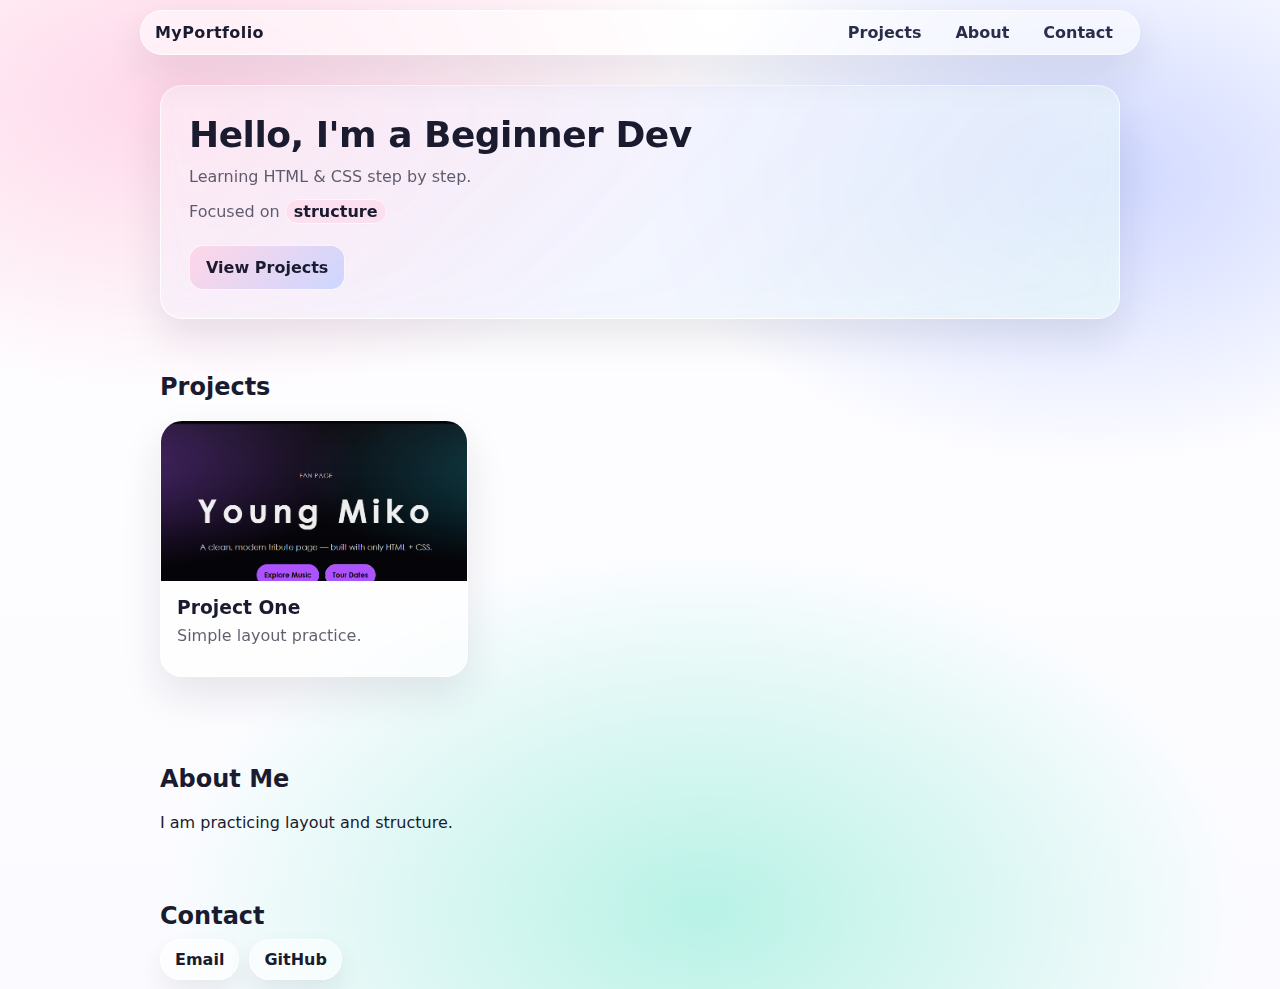
<file: Honey_Homwork_Review/Aimee-main/MiniPortfolio/miniportfolio.html>
<!DOCTYPE html>
<html lang="en">
    <head>
        <meta charset="UTF-8" />
        <meta name="viewport" content="width=device-width, initial-scale=1.0" />
        <title>Mini Portfolio</title>
        <link rel="stylesheet" href="pfstyle.css" />
    </head>
    <body>
        <nav>
            <div class="container nav-inner">
                <p class="logo">MyPortfolio</p>
                <ul class="nav-links">
                    <li><a href="#projects">Projects</a></li>
                    <li><a href="#about">About</a></li>
                    <li><a href="#contact">Contact</a></li>
                </ul>
            </div>
        </nav>
        <main class="container">
            <section class="section hero">
                <h1>Hello, I'm a Beginner Dev</h1>
                <p>Learning HTML & CSS step by step.</p>
                <p>Focused on <span class="highlight">structure</span></p>
                <a class="cta" href="#projects">View Projects</a>
            </section>
            <section class="section" id="projects">
                <h2>Projects</h2>
                <div class="grid">
                    <figure class="card">
                        <img src="photos/YMP26.png" />
                    <figcaption>
                        <h3>Project One</h3>
                        <p>Simple layout practice.</p>
                    </figcaption>
                    </figure>
                </div>
            </section>
            <section class="section" id="about">
                <h2>About Me</h2>
                <p>I am practicing layout and structure.</p>
            </section class="section" id="contact">
            <h2>Contact</h2>
            <ul class="contact-links">
                <li><a href="#">Email</a></li>
                <li><a href="#">GitHub</a></li>
            </ul>
            </section>
        </main>
    </body>
</html>
</file>
<file: Honey_Homwork_Review/Aimee-main/MiniPortfolio/pfstyle.css>
*,
*::before,
*::after {
box-sizing: border-box;
}
:root {
--pink: #ffd6e8;
--lavender: #cdd6ff;
--mint: #b8f2e6;
--peach: #ffe1c7;
--sky: #cfe9ff;
--ink: #1a1b2f;
--ink-soft: #2a2d4a;
--muted: rgba(26, 27, 47, 0.7);
--glass-bg: rgba(255, 255, 255, 0.55);
--glass-border: rgba(255, 255, 255, 0.65);
--shadow: 0 18px 40px rgba(26, 27, 47, 0.1);
--radius-lg: 22px;
--radius-md: 16px;
--pad: 20px;
--max: 1000px;
}

body {
    margin: 0;
    font-family:
    system-ui,
    -apple-system,
    Segoe UI,
    Roboto,
    Arial,
    sans-serif;
    color: var(--ink);
    background:
    radial-gradient(900px 500px at 15% 10%, var(--pink), transparent 60%),
    radial-gradient(800px 520px at 85% 18%, var(--lavender), transparent 55%),
    radial-gradient(900px 600px at 55% 92%, var(--mint), transparent 60%),
    linear-gradient(180deg, #ffffff, #fbfbff);
}
.container {
  max-width: var(--max);
  margin: 0 auto;
  padding: var(--pad);
}
.glass {
  background: var(--glass-bg);
  border: 1px solid var(--glass-border);
  border-radius: var(--radius-lg);
  box-shadow: var(--shadow);
  backdrop-filter: blur(14px);
  -webkit-backdrop-filter: blur(14px);
}
nav {
  position: sticky;
  top: 0;
  z-index: 10;
  padding: 10px 0;
}
.nav-inner {
  background: var(--glass-bg);
  border: 1px solid var(--glass-border);
  border-radius: var(--radius-lg);
  box-shadow: var(--shadow);
  backdrop-filter: blur(14px);
  -webkit-backdrop-filter: blur(14px);

  display: flex;
  align-items: center;
  justify-content: space-between;
  gap: 14px;

  padding: 12px 14px;
}
.logo {
  margin: 0;
  font-weight: 900;
  letter-spacing: 0.4px;
  color: var(--ink);
}

.nav-links {
  list-style: none;
  padding: 0;
  margin: 0;
  display: flex;
  gap: 10px;
  flex-wrap: wrap;
}
.nav-links a {
  text-decoration: none;
  color: var(--ink-soft);
  font-weight: 650;

  padding: 8px 12px;
  border-radius: 999px;
  /* transition: */
  transform: 160ms ease;
  background: 160ms ease;
}

.nav-links a:hover {
  background: rgba(205, 214, 255, 0.35);
  transform: translateY(-1px);
}


.section {
  padding: 34px 0;
}
.hero {
  border-radius: var(--radius-lg);
  padding: 28px;
  background: var(--glass-bg);
  border: 1px solid var(--glass-border);
  box-shadow: var(--shadow);
  backdrop-filter: blur(14px);
  -webkit-backdrop-filter: blur(14px);
  position: relative;
  overflow: hidden;
}
.hero::before {
  content: "";
  position: absolute;
  inset: -40px;
  background: linear-gradient(
    135deg,
    rgba(255, 214, 232, 0.55),
    rgba(205, 214, 255, 0.45),
    rgba(184, 242, 230, 0.4)
  );
  filter: blur(28px);
  opacity: 0.55;
  pointer-events: none;
}
.hero > * {
  position: relative;
}
.hero h1 {
  margin: 0 0 10px;
  font-size: 36px;
  letter-spacing: -0.5px;
}
.hero p {
  margin: 0 0 10px;
  color: var(--muted);
  line-height: 1.55;
}
.cta {
  display: inline-block;
  margin-top: 10px;
  text-decoration: none;
  font-weight: 800;
  color: var(--ink);

  padding: 12px 16px;
  border-radius: 14px;

  background: linear-gradient(135deg, var(--pink), var(--lavender));
  border: 1px solid rgba(255, 255, 255, 0.75);

  transition:
    transform 160ms ease,
    box-shadow 160ms ease;
}
.cta:hover {
  transform: translateY(-2px);
  box-shadow: 0 16px 28px rgba(26, 27, 47, 0.12);
}
.grid {
  margin-top: 16px;
  display: grid;
  grid-template-columns: 1fr;
  gap: 18px;
}

.card {
  margin: 0;
  background: rgba(255, 255, 255, 0.58);
  border: 1px solid rgba(255, 255, 255, 0.72);
  border-radius: var(--radius-lg);
  box-shadow: var(--shadow);
  backdrop-filter: blur(14px);
  -webkit-backdrop-filter: blur(14px);
  overflow: hidden;
  transition: transform 160ms ease;
}
.card:hover {
  transform: translateY(-3px);
}
.card img {
  width: 100%;
  height: 180px;
  object-fit: cover;
  display: block;
  filter: saturate(1.05) contrast(1.02);
}
.card figcaption {
  padding: 16px;
}
.card h3 {
  margin: 0 0 6px;
  color: var(--ink);
}
.card p {
  margin: 0 0 12px;
  color: var(--muted);
  line-height: 1.5;
}
.card a {
  display: inline-block;
  text-decoration: none;
  color: var(--ink);
  font-weight: 800;
  padding: 9px 12px;
  border-radius: 999px;
  background: linear-gradient(
    135deg,
    rgba(184, 242, 230, 0.75),
    rgba(207, 233, 255, 0.75)
  );
  border: 1px solid rgba(255, 255, 255, 0.75);
}
.highlight {
  font-weight: 900;
  color: var(--ink);
  background: rgba(255, 214, 232, 0.55); /* pink highlight */
  padding: 2px 8px;
  border-radius: 999px;
  border: 1px solid rgba(255, 255, 255, 0.75);
}
.contact-links {
  list-style: none;
  padding: 0;
  margin: 12px 0 0;

  display: flex;
  gap: 10px;
  flex-wrap: wrap;
}

.contact-links a {
  text-decoration: none;
  color: var(--ink);
  font-weight: 800;
  padding: 10px 14px;
  border-radius: 999px;
  background: rgba(255, 255, 255, 0.6);
  border: 1px solid rgba(255, 255, 255, 0.75);
  box-shadow: 0 12px 24px rgba(26, 27, 47, 0.08);
  transition: transform 160ms ease;
}
.contact-links a:hover {
  transform: translateY(-2px);
}
@media (min-width: 820px) {
  .grid {
    grid-template-columns: repeat(3, 1fr);
  }

  .card img {
    height: 160px;
  }
}
</file>
